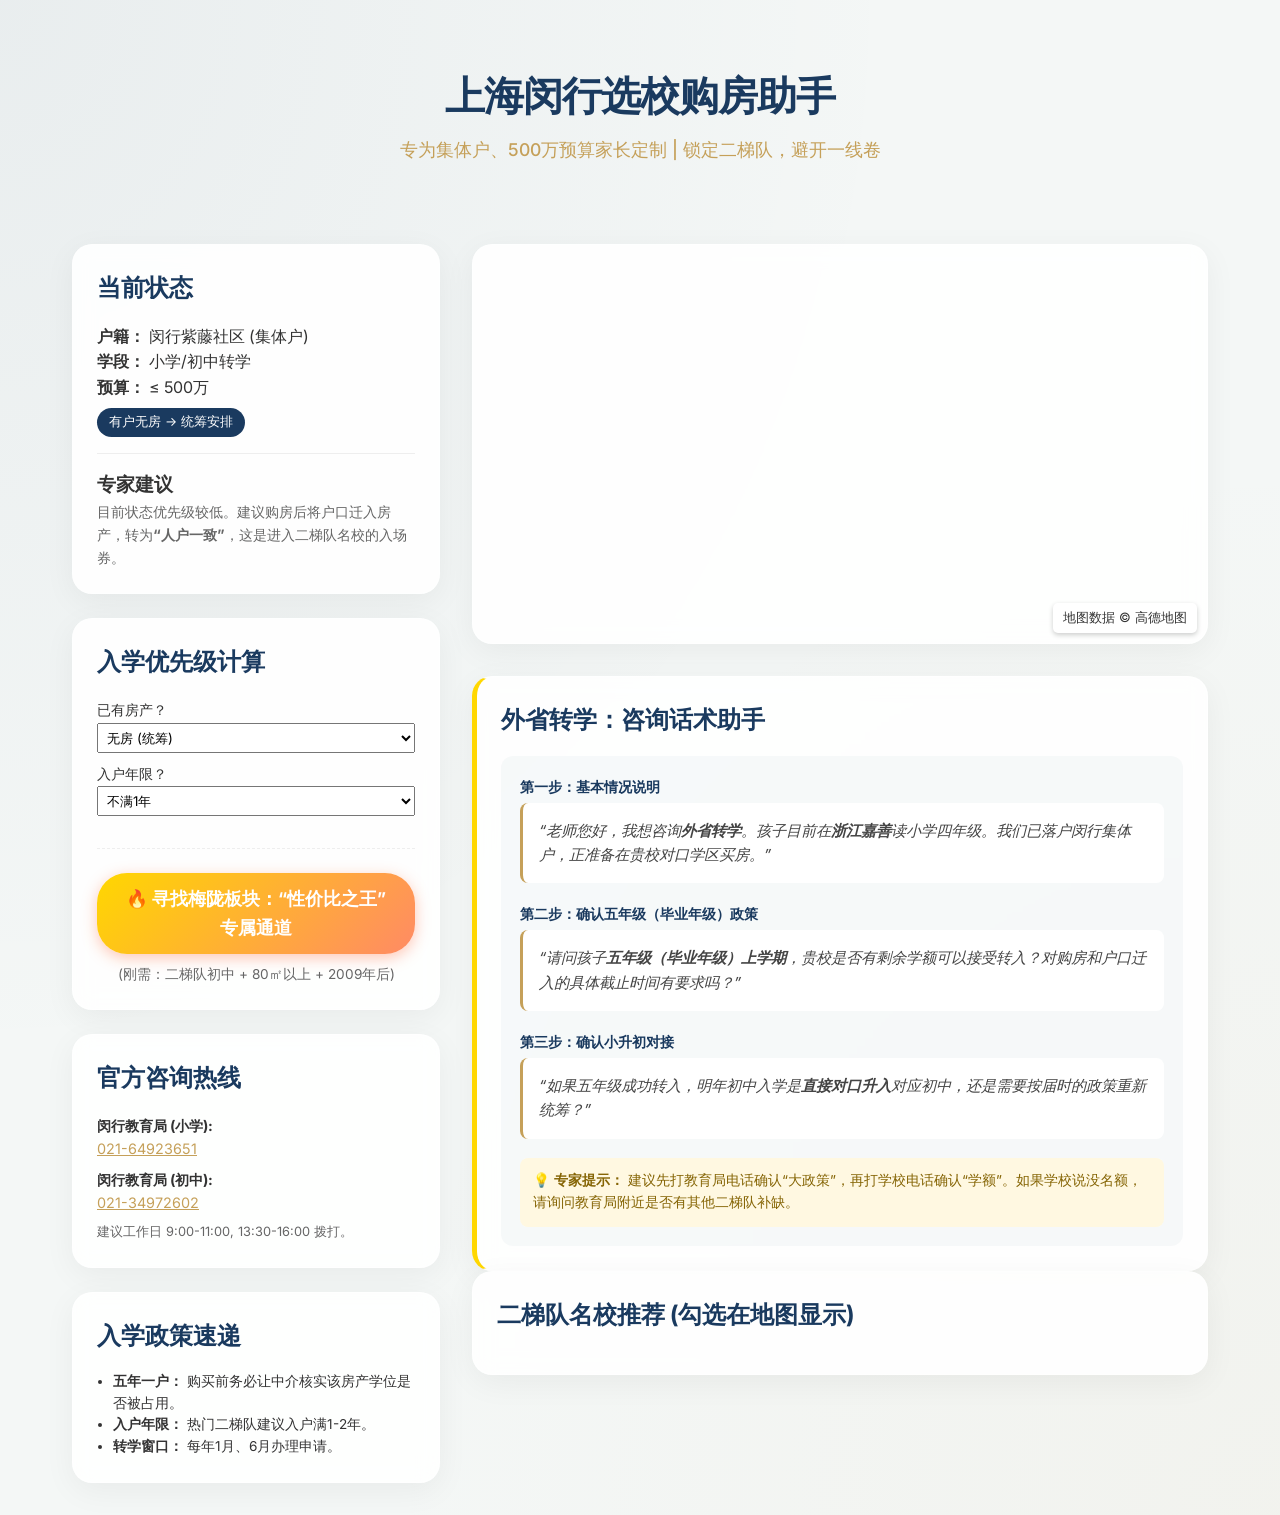
<file: index.html>
<!DOCTYPE html>
<html lang="zh-CN">

<head>
    <meta charset="UTF-8">
    <meta name="viewport" content="width=device-width, initial-scale=1.0">
    <title>上海闵行选校购房助手 - 二梯队专家</title>
    <link rel="stylesheet" href="style.css">
    <link rel="stylesheet" href="https://cdn.bootcdn.net/ajax/libs/leaflet/1.9.4/leaflet.css">
    <link rel="preconnect" href="https://fonts.googleapis.com">
    <link rel="preconnect" href="https://fonts.gstatic.com" crossorigin>
    <link href="https://fonts.googleapis.com/css2?family=Inter:wght@400;600;800&display=swap" rel="stylesheet">
</head>

<body>
    <div class="container">
        <header>
            <h1>上海闵行选校购房助手</h1>
            <p class="subtitle">专为集体户、500万预算家长定制 | 锁定二梯队，避开一线卷</p>
        </header>

        <main class="dashboard">
            <!-- Left Side: Policy & User Status -->
            <section class="sidebar">
                <div class="card" id="user-status">
                    <h2>当前状态</h2>
                    <p><strong>户籍：</strong> 闵行紫藤社区 (集体户)</p>
                    <p><strong>学段：</strong> 小学/初中转学</p>
                    <p><strong>预算：</strong> ≤ 500万</p>
                    <div class="policy-badge">有户无房 → 统筹安排</div>
                    <hr style="margin: 1rem 0; border: 0; border-top: 1px solid #eee;">
                    <h3>专家建议</h3>
                    <p style="font-size: 0.9rem; color: var(--text-light);">
                        目前状态优先级较低。建议购房后将户口迁入房产，转为<strong>“人户一致”</strong>，这是进入二梯队名校的入场券。
                    </p>
                </div>

                <div class="card" style="margin-top: 1.5rem;">
                    <h2>入学优先级计算</h2>
                    <div id="priority-calc">
                        <label style="font-size: 0.9rem;">已有房产？</label>
                        <select id="has-property" style="width: 100%; margin-bottom: 0.5rem; padding: 5px;">
                            <option value="no">无房 (统筹)</option>
                            <option value="yes">有房 (人户一致)</option>
                        </select>
                        <label style="font-size: 0.9rem;">入户年限？</label>
                        <select id="years" style="width: 100%; padding: 5px;">
                            <option value="0">不满1年</option>
                            <option value="1">1-2年</option>
                            <option value="3">3年以上</option>
                        </select>
                        <div id="calc-result" style="margin-top: 1rem; font-weight: 700; color: var(--secondary);">
                        </div>

                        <div
                            style="margin-top: 2rem; text-align: center; border-top: 1px dashed #eee; padding-top: 1.5rem;">
                            <a href="meilong.html"
                                style="display: inline-block; background: linear-gradient(135deg, var(--accent), #ff8a65); color: white; padding: 12px 24px; border-radius: 30px; text-decoration: none; font-weight: bold; font-size: 1.1rem; box-shadow: 0 4px 15px rgba(255, 112, 67, 0.4); transition: transform 0.3s; animation: pulse 2s infinite;">
                                🔥 寻找梅陇板块：“性价比之王” 专属通道
                            </a>
                            <p style="font-size: 0.85rem; color: #666; margin-top: 10px;">(刚需：二梯队初中 + 80㎡以上 + 2009年后)
                            </p>
                        </div>
                    </div>
                </div>

                <div class="card" style="margin-top: 1.5rem;">
                    <h2>官方咨询热线</h2>
                    <p style="font-size: 0.9rem;"><strong>闵行教育局 (小学):</strong> <br><a href="tel:02164923651"
                            style="color: var(--secondary);">021-64923651</a></p>
                    <p style="font-size: 0.9rem; margin-top: 0.5rem;"><strong>闵行教育局 (初中):</strong> <br><a
                            href="tel:02134972602" style="color: var(--secondary);">021-34972602</a></p>
                    <p style="font-size: 0.8rem; color: var(--text-light); margin-top: 0.5rem;">建议工作日 9:00-11:00,
                        13:30-16:00 拨打。</p>
                </div>

                <div class="card" style="margin-top: 1.5rem;">
                    <h2>入学政策速递</h2>
                    <ul style="font-size: 0.85rem; padding-left: 1rem;">
                        <li><strong>五年一户：</strong> 购买前务必让中介核实该房产学位是否被占用。</li>
                        <li><strong>入户年限：</strong> 热门二梯队建议入户满1-2年。</li>
                        <li><strong>转学窗口：</strong> 每年1月、6月办理申请。</li>
                    </ul>
                </div>
            </section>

            <!-- Right Side: School Explorer & Map -->
            <section class="content">
                <div class="card" id="map-container"
                    style="height: 400px; margin-bottom: 2rem; padding: 0; overflow: hidden; position: relative;">
                    <div id="map" style="height: 100%; width: 100%; z-index: 1;"></div>
                    <div
                        style="position: absolute; bottom: 10px; right: 10px; z-index: 1000; background: white; padding: 5px 10px; border-radius: 5px; font-size: 0.8rem; box-shadow: 0 2px 5px rgba(0,0,0,0.2);">
                        地图数据 © 高德地图
                    </div>
                </div>
                <div class="card" style="margin-top: 2rem; border-left: 5px solid var(--accent);">
                    <h2>外省转学：咨询话术助手</h2>
                    <div class="script-box">
                        <p class="script-step"><strong>第一步：基本情况说明</strong></p>
                        <div class="script-content">
                            “老师您好，我想咨询<strong>外省转学</strong>。孩子目前在<strong>浙江嘉善</strong>读小学四年级。我们已落户闵行集体户，正准备在贵校对口学区买房。”
                        </div>

                        <p class="script-step"><strong>第二步：确认五年级（毕业年级）政策</strong></p>
                        <div class="script-content">
                            “请问孩子<strong>五年级（毕业年级）上学期</strong>，贵校是否有剩余学额可以接受转入？对购房和户口迁入的具体截止时间有要求吗？”
                        </div>

                        <p class="script-step"><strong>第三步：确认小升初对接</strong></p>
                        <div class="script-content">
                            “如果五年级成功转入，明年初中入学是<strong>直接对口升入</strong>对应初中，还是需要按届时的政策重新统筹？”
                        </div>

                        <div class="script-tip">
                            💡 <strong>专家提示：</strong> 建议先打教育局电话确认“大政策”，再打学校电话确认“学额”。如果学校说没名额，请询问教育局附近是否有其他二梯队补缺。
                        </div>
                    </div>
                </div>

                <div class="card">
                    <h2>二梯队名校推荐 (勾选在地图显示)</h2>
                    <div id="school-list" class="school-list">
                        <!-- Schools will be injected here -->
                    </div>
                </div>
            </section>
        </main>
    </div>

    <script src="https://cdn.bootcdn.net/ajax/libs/leaflet/1.9.4/leaflet.js"></script>
    <script type="module" src="app.js"></script>
</body>

</html>
</file>
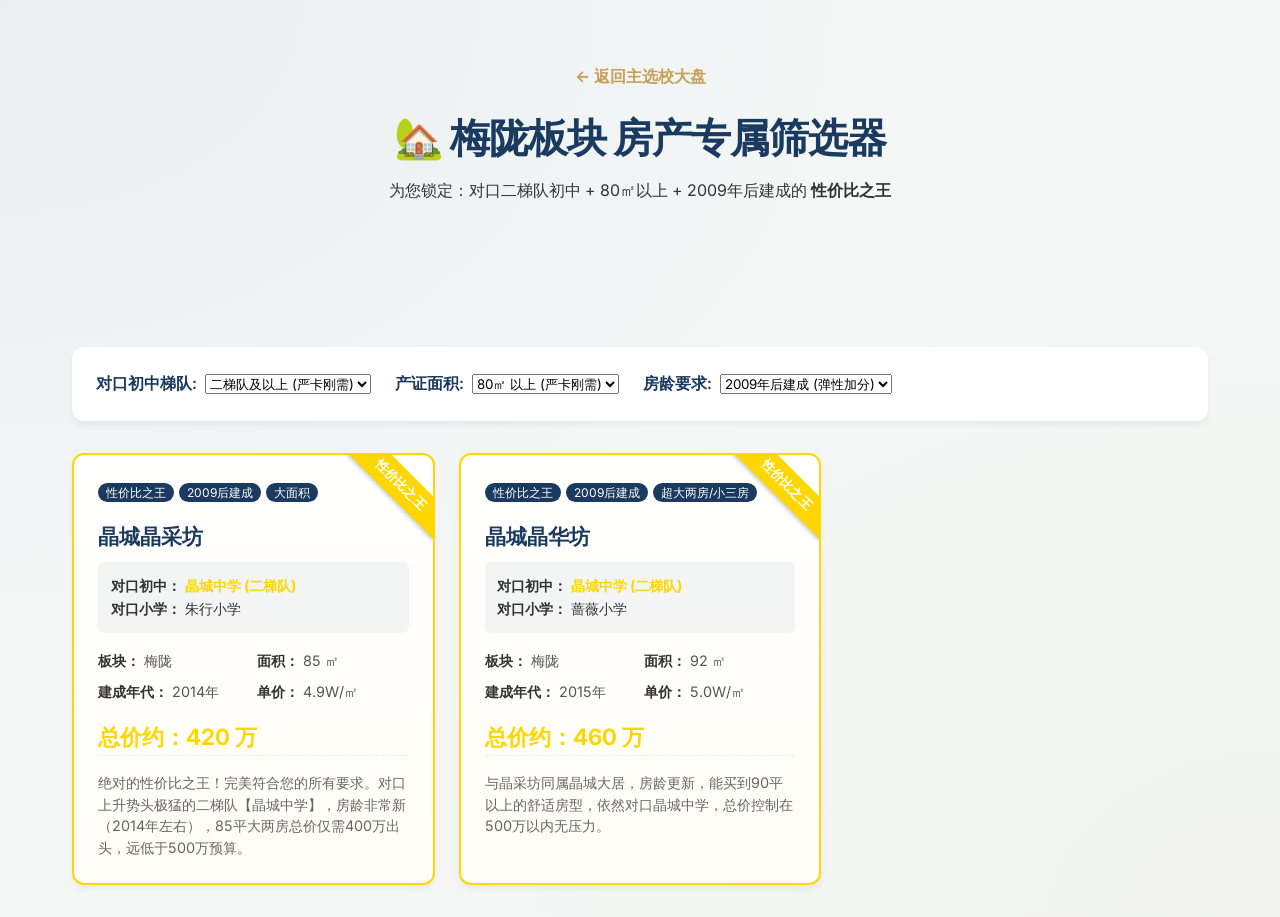
<file: meilong.html>
<!DOCTYPE html>
<html lang="zh-CN">

<head>
    <meta charset="UTF-8">
    <meta name="viewport" content="width=device-width, initial-scale=1.0">
    <title>梅陇板块 二梯队房产专属筛选器 - 寻找性价比之王</title>
    <link href="https://fonts.googleapis.com/css2?family=Inter:wght@400;500;600;700&display=swap" rel="stylesheet">
    <link rel="stylesheet" href="style.css">
    <style>
        .filter-bar {
            background: white;
            padding: 1.5rem;
            border-radius: 12px;
            margin-bottom: 2rem;
            box-shadow: 0 4px 6px rgba(0, 0, 0, 0.05);
            display: flex;
            gap: 1.5rem;
            align-items: center;
            flex-wrap: wrap;
        }

        .filter-group {
            display: flex;
            align-items: center;
            gap: 0.5rem;
        }

        .filter-group label {
            font-weight: 600;
            color: var(--primary);
        }

        .property-grid {
            display: grid;
            grid-template-columns: repeat(auto-fill, minmax(320px, 1fr));
            gap: 1.5rem;
        }

        .property-card {
            background: white;
            border-radius: 12px;
            padding: 1.5rem;
            box-shadow: 0 4px 6px rgba(0, 0, 0, 0.05);
            transition: transform 0.3s;
            position: relative;
            overflow: hidden;
        }

        .property-card:hover {
            transform: translateY(-5px);
            box-shadow: 0 8px 15px rgba(0, 0, 0, 0.1);
        }

        .property-card.king-card {
            border: 2px solid var(--accent);
            background: linear-gradient(to bottom, #ffffff, #fffdf5);
        }

        .king-badge {
            position: absolute;
            top: 15px;
            right: -30px;
            background: var(--accent);
            color: white;
            padding: 5px 30px;
            transform: rotate(45deg);
            font-weight: bold;
            font-size: 0.8rem;
            box-shadow: 0 2px 4px rgba(0, 0, 0, 0.2);
        }

        .property-title {
            font-size: 1.3rem;
            color: var(--primary);
            margin-bottom: 0.5rem;
            margin-top: 0;
        }

        .property-stats {
            display: grid;
            grid-template-columns: 1fr 1fr;
            gap: 0.5rem;
            margin-bottom: 1rem;
            font-size: 0.9rem;
            color: #555;
        }

        .stat-item strong {
            color: #333;
        }

        .property-school {
            background: rgba(26, 58, 95, 0.05);
            padding: 0.8rem;
            border-radius: 6px;
            margin-bottom: 1rem;
            font-size: 0.9rem;
        }

        .property-desc {
            font-size: 0.9rem;
            color: #666;
            line-height: 1.5;
            border-top: 1px dashed #eee;
            padding-top: 1rem;
        }

        .nav-back {
            display: inline-block;
            margin-bottom: 1rem;
            color: var(--secondary);
            text-decoration: none;
            font-weight: bold;
        }

        .nav-back:hover {
            text-decoration: underline;
        }

        .price-highlight {
            color: var(--accent);
            font-size: 1.4rem;
            font-weight: 700;
        }
    </style>
</head>

<body>
    <header>
        <div class="container">
            <a href="index.html" class="nav-back">← 返回主选校大盘</a>
            <h1>🏡 梅陇板块 房产专属筛选器</h1>
            <p>为您锁定：对口二梯队初中 + 80㎡以上 + 2009年后建成的 <strong>性价比之王</strong></p>
        </div>
    </header>

    <main class="container">
        <section class="filter-bar">
            <div class="filter-group">
                <label for="filter-school">对口初中梯队:</label>
                <select id="filter-school">
                    <option value="all">所有</option>
                    <option value="2nd" selected>二梯队及以上 (严卡刚需)</option>
                </select>
            </div>

            <div class="filter-group">
                <label for="filter-size">产证面积:</label>
                <select id="filter-size">
                    <option value="all">所有</option>
                    <option value="80" selected>80㎡ 以上 (严卡刚需)</option>
                </select>
            </div>

            <div class="filter-group">
                <label for="filter-year">房龄要求:</label>
                <select id="filter-year">
                    <option value="all">所有房龄</option>
                    <option value="2009" selected>2009年后建成 (弹性加分)</option>
                </select>
            </div>
        </section>

        <section id="property-results" class="property-grid">
            <!-- Properties will be injected here via meilong_app.js -->
        </section>
    </main>

    <script type="module" src="meilong_app.js"></script>
</body>

</html>
</file>
<file: style.css>
:root {
    --primary: #1a3a5f;
    --secondary: #c5a059;
    --accent: #ffd700;
    --background: #f4f7f6;
    --card-bg: rgba(255, 255, 255, 0.9);
    --text-main: #333;
    --text-light: #666;
}

@keyframes pulse {
    0% {
        transform: scale(1);
    }

    50% {
        transform: scale(1.03);
        box-shadow: 0 6px 20px rgba(255, 112, 67, 0.6);
    }

    100% {
        transform: scale(1);
    }
}

* {
    margin: 0;
    padding: 0;
    box-sizing: border-box;
    font-family: 'Inter', -apple-system, BlinkMacSystemFont, "Segoe UI", Roboto, sans-serif;
}

body {
    background: var(--background);
    background-image:
        radial-gradient(at 0% 0%, rgba(26, 58, 95, 0.05) 0px, transparent 50%),
        radial-gradient(at 100% 100%, rgba(197, 160, 89, 0.05) 0px, transparent 50%);
    color: var(--text-main);
    line-height: 1.6;
    min-height: 100vh;
}

.container {
    max-width: 1200px;
    margin: 0 auto;
    padding: 2rem;
}

header {
    text-align: center;
    margin-bottom: 3rem;
    padding: 2rem 0;
}

h1 {
    font-size: 2.5rem;
    color: var(--primary);
    margin-bottom: 0.5rem;
    font-weight: 800;
    letter-spacing: -1px;
}

.subtitle {
    color: var(--secondary);
    font-size: 1.1rem;
    font-weight: 500;
}

.dashboard {
    display: grid;
    grid-template-columns: 1fr 2fr;
    gap: 2rem;
}

.card {
    background: var(--card-bg);
    backdrop-filter: blur(10px);
    border: 1px solid rgba(255, 255, 255, 0.3);
    border-radius: 20px;
    padding: 1.5rem;
    box-shadow: 0 8px 32px rgba(0, 0, 0, 0.05);
    transition: transform 0.3s ease;
}

.card:hover {
    transform: translateY(-5px);
}

.card h2 {
    color: var(--primary);
    margin-bottom: 1rem;
    display: flex;
    align-items: center;
    gap: 0.5rem;
}

.policy-badge {
    display: inline-block;
    padding: 0.25rem 0.75rem;
    background: var(--primary);
    color: white;
    border-radius: 50px;
    font-size: 0.8rem;
    margin-top: 0.5rem;
}

.school-list {
    display: flex;
    flex-direction: column;
    gap: 1rem;
}

.school-item {
    background: white;
    border-radius: 12px;
    padding: 1.2rem;
    border-left: 5px solid var(--secondary);
    box-shadow: 0 2px 10px rgba(0, 0, 0, 0.02);
}

.school-header {
    display: flex;
    justify-content: space-between;
    align-items: center;
    margin-bottom: 0.5rem;
}

.school-name-group {
    display: flex;
    align-items: center;
    gap: 0.8rem;
}

.school-checkbox {
    width: 1.2rem;
    height: 1.2rem;
    cursor: pointer;
    accent-color: var(--secondary);
}

.school-name {
    font-weight: 700;
    font-size: 1.2rem;
    color: var(--primary);
}

.tier-tag {
    font-size: 0.75rem;
    padding: 2px 8px;
    border: 1px solid var(--secondary);
    color: var(--secondary);
    border-radius: 4px;
}

.school-details {
    font-size: 0.9rem;
    color: var(--text-light);
}

.housing-info {
    margin-top: 0.8rem;
    padding-top: 0.8rem;
    border-top: 1px dashed #eee;
}

.budget-tag {
    color: #2e7d32;
    font-weight: 600;
}

.btn-primary {
    background: var(--primary);
    color: white;
    border: none;
    padding: 0.8rem 1.5rem;
    border-radius: 12px;
    cursor: pointer;
    font-weight: 600;
    transition: background 0.2s;
}

.btn-primary:hover {
    background: #0d2540;
}

/* Script Helper Styles */
.script-box {
    background: rgba(26, 58, 95, 0.03);
    border-radius: 12px;
    padding: 1.2rem;
    margin-top: 1rem;
}

.script-step {
    font-size: 0.9rem;
    color: var(--primary);
    margin-bottom: 0.3rem;
    display: block;
}

.script-content {
    background: white;
    padding: 1rem;
    border-radius: 8px;
    border-left: 3px solid var(--secondary);
    font-size: 0.95rem;
    margin-bottom: 1.2rem;
    color: #444;
    font-style: italic;
}

.script-tip {
    font-size: 0.85rem;
    background: #fff8e1;
    padding: 0.8rem;
    border-radius: 8px;
    color: #856404;
}

/* Notes Section Styles */
.notes-section {
    margin-top: 1rem;
    position: relative;
}

.school-note {
    width: 100%;
    min-height: 80px;
    padding: 0.8rem;
    border-radius: 8px;
    border: 1px solid #ddd;
    font-size: 0.85rem;
    color: #555;
    background: #fafafa;
    resize: vertical;
    transition: border-color 0.3s;
}

.school-note:focus {
    outline: none;
    border-color: var(--secondary);
    background: white;
}

.note-status {
    position: absolute;
    bottom: 5px;
    right: 10px;
    font-size: 0.7rem;
    color: #2e7d32;
    opacity: 0;
    transition: opacity 0.3s;
    pointer-events: none;
}

@media (max-width: 900px) {
    .dashboard {
        grid-template-columns: 1fr;
    }
}
</file>
